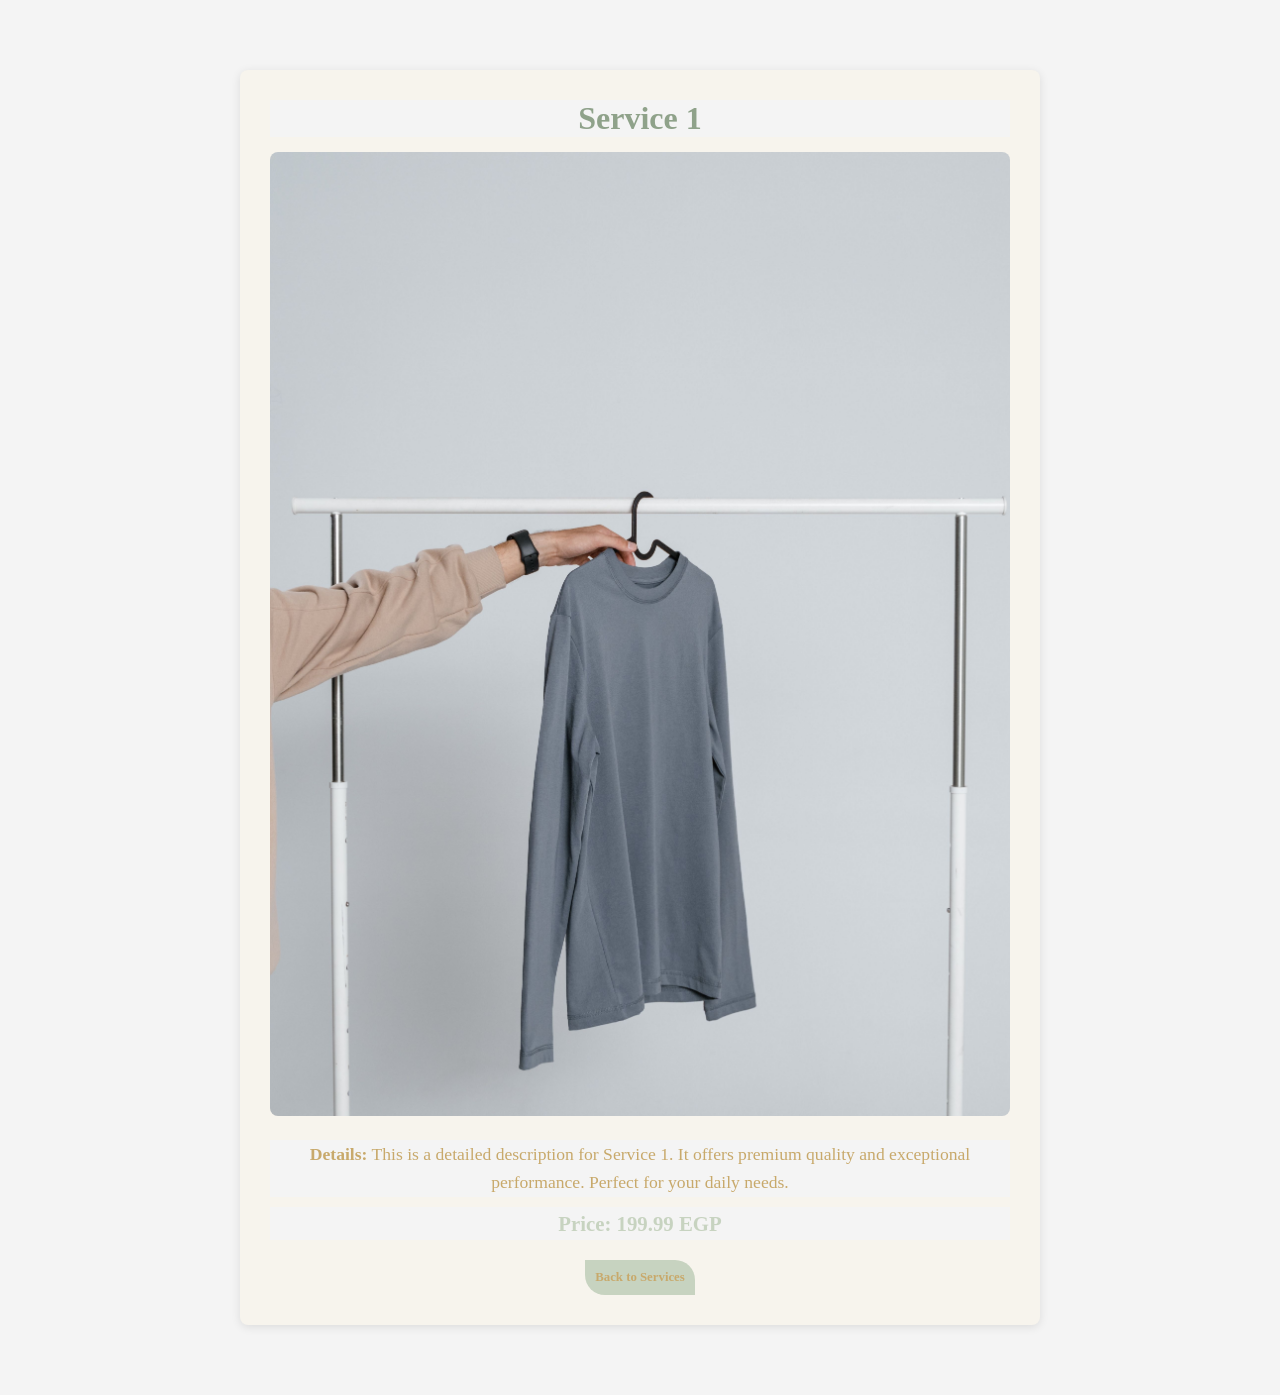
<file: items/item1.html>
<!DOCTYPE html>
<html lang="en">
<head>
    <meta charset="UTF-8">
    <meta name="viewport" content="width=device-width, initial-scale=1.0">
    <title>Service 1 Details</title>
    <link rel="stylesheet" href="../style.css"> <!-- Link to the main style.css -->
    <link rel="stylesheet" href="item-details.css"> <!-- Link to the unified item details style -->
</head>
<body>
    <div class="item-detail-container">
        <h1>Service 1</h1>
        <img src="../img/Untitled design_10.png" alt="Service 1">
        <p><strong>Details:</strong> This is a detailed description for Service 1. It offers premium quality and exceptional performance. Perfect for your daily needs.</p>
        <p class="price"><strong>Price:</strong> 199.99 EGP</p>
        <a href="../index.html" class="back-button">Back to Services</a>
    </div>
</body>
</html>
</file>
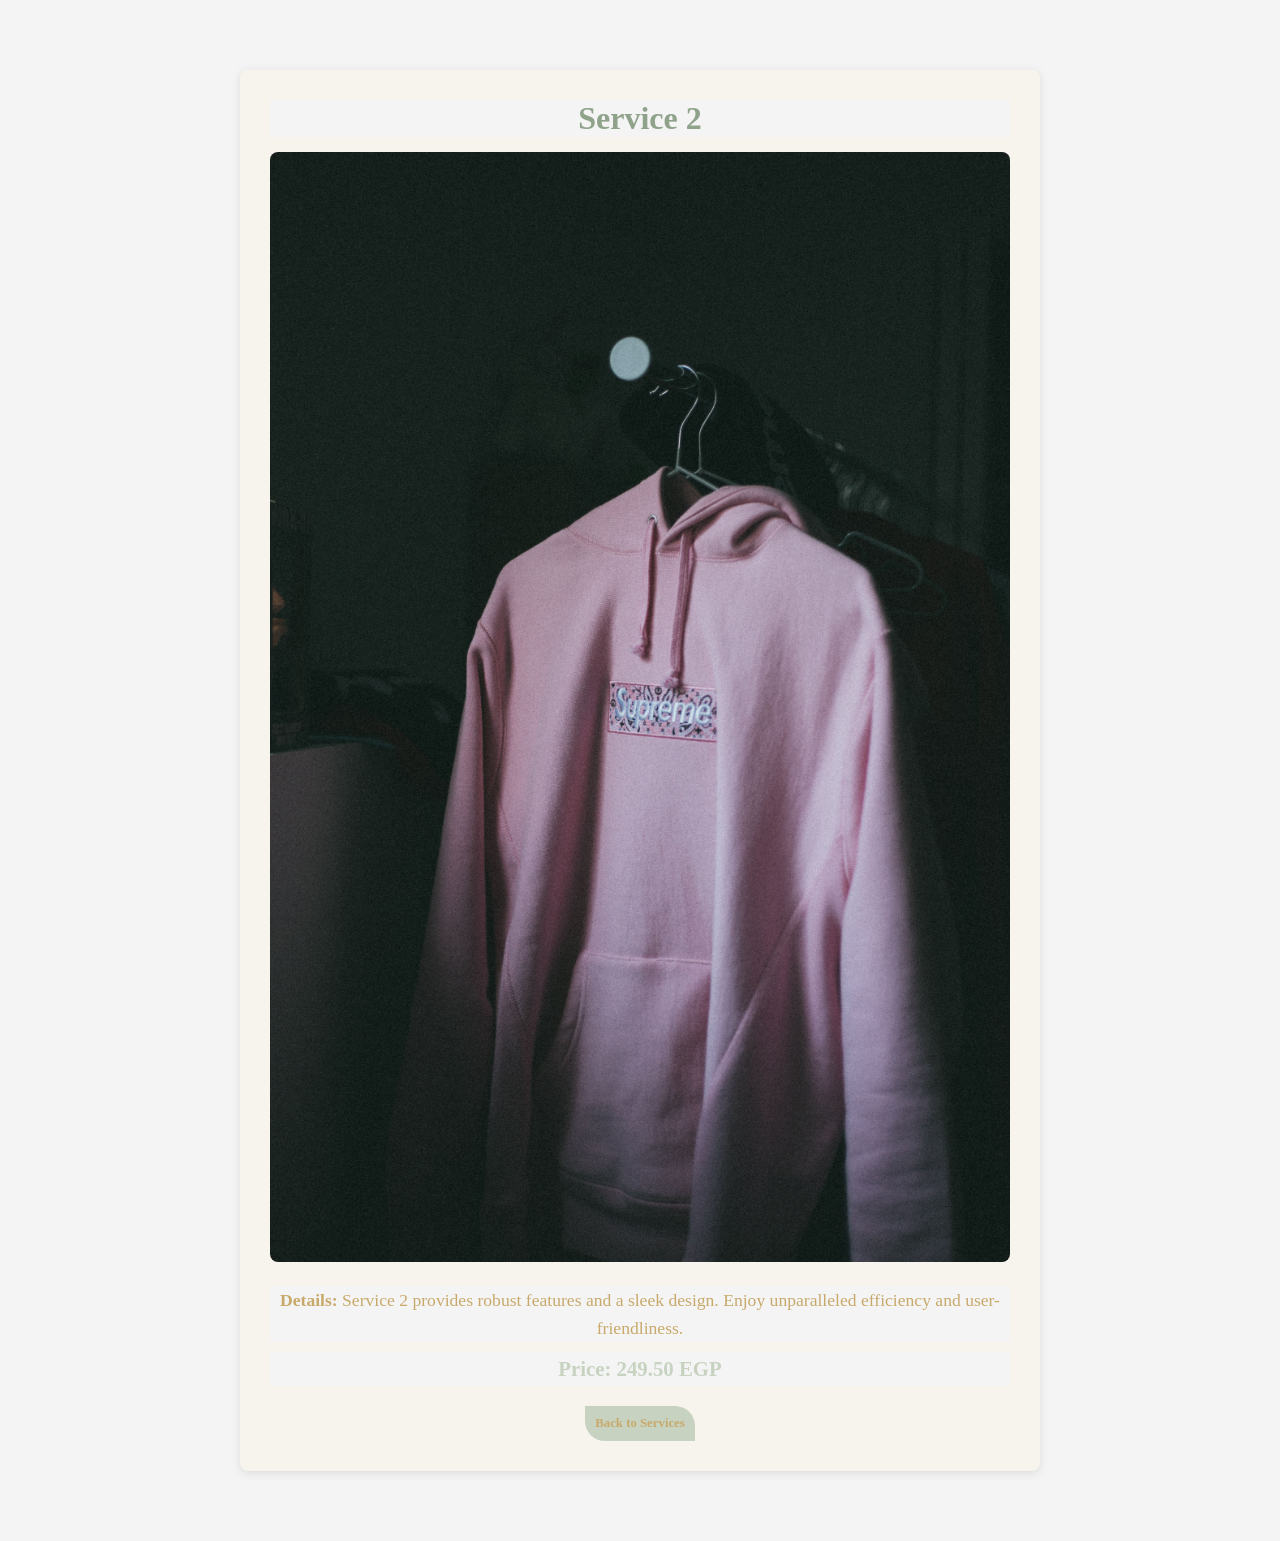
<file: items/item2.html>
<!DOCTYPE html>
<html lang="en">
<head>
    <meta charset="UTF-8">
    <meta name="viewport" content="width=device-width, initial-scale=1.0">
    <title>Service 2 Details</title>
    <link rel="stylesheet" href="../style.css"> <!-- Link to the main style.css -->
    <link rel="stylesheet" href="item-details.css"> <!-- Link to the unified item details style -->
</head>
<body>
    <div class="item-detail-container">
        <h1>Service 2</h1>
        <img src="../img/pexels-introspectivedsgn-9367503_2.jpg" alt="Service 2">
        <p><strong>Details:</strong> Service 2 provides robust features and a sleek design. Enjoy unparalleled efficiency and user-friendliness.</p>
        <p class="price"><strong>Price:</strong> 249.50 EGP</p>
        <a href="../index.html" class="back-button">Back to Services</a>
    </div>
</body>
</html>
</file>
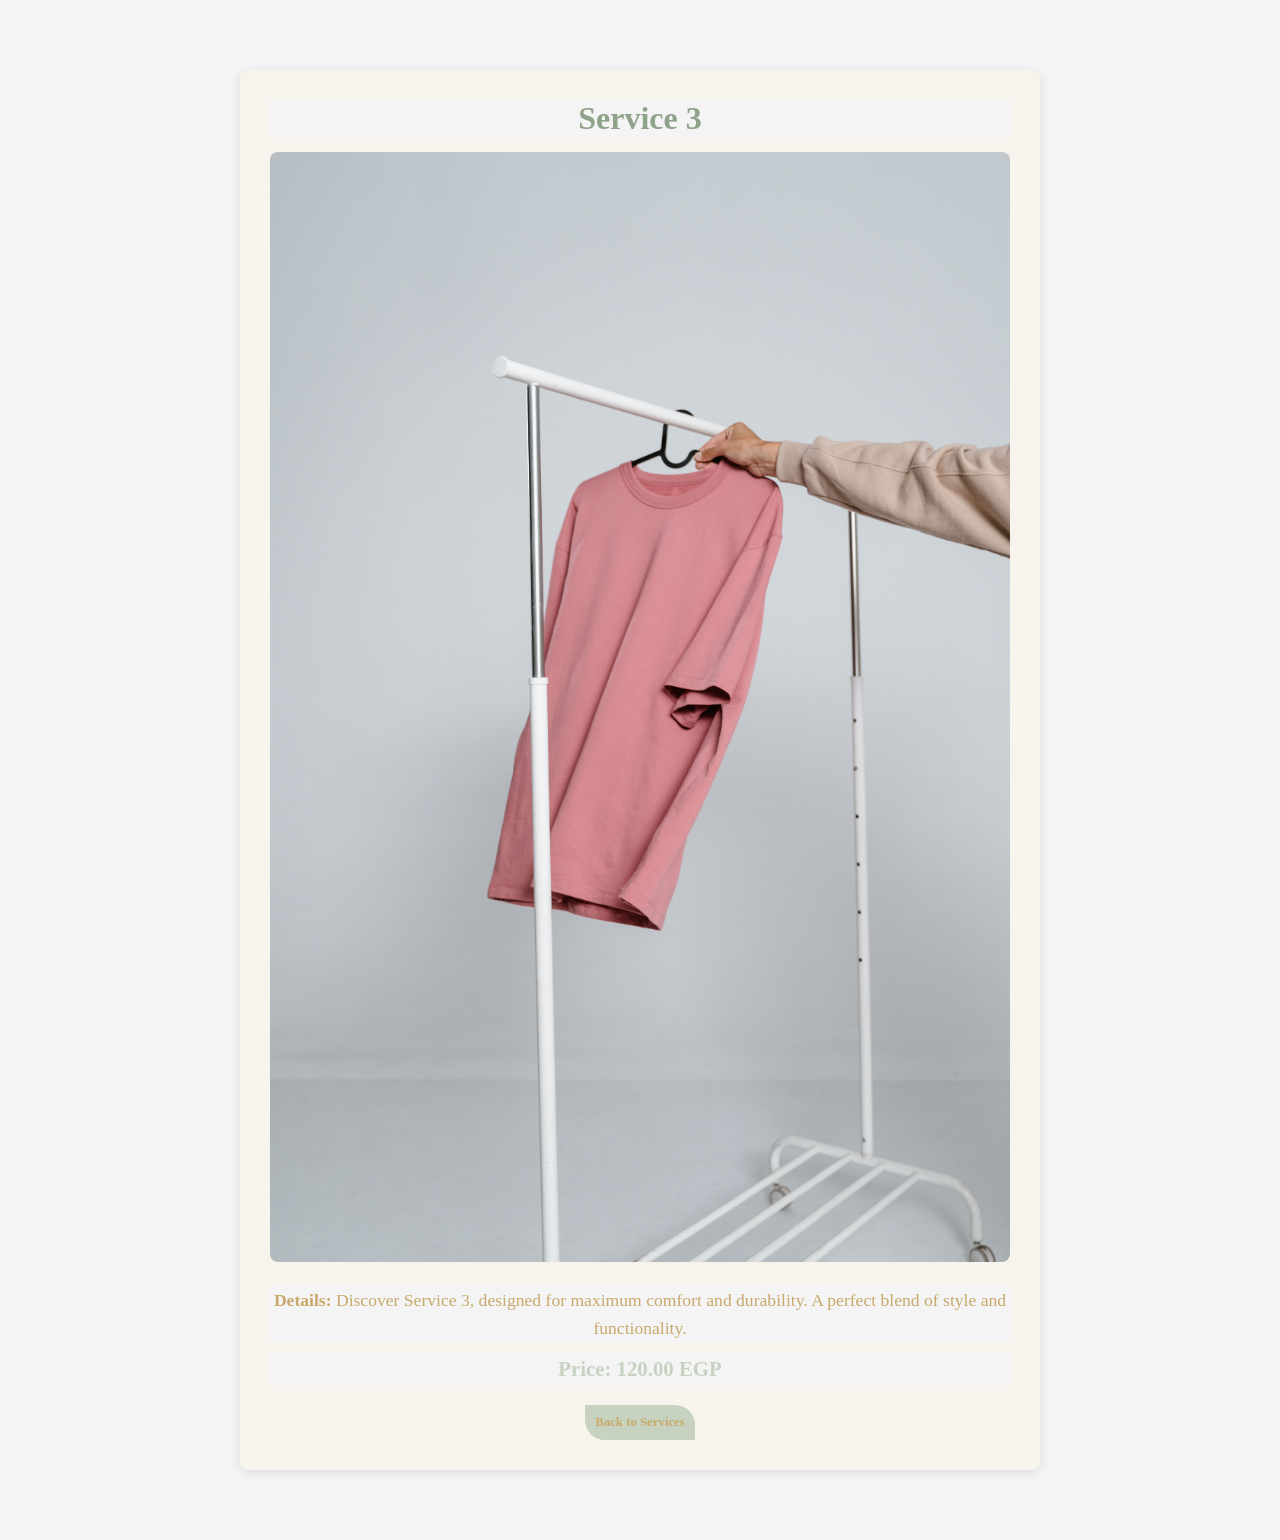
<file: items/item3.html>
<!DOCTYPE html>
<html lang="en">
<head>
    <meta charset="UTF-8">
    <meta name="viewport" content="width=device-width, initial-scale=1.0">
    <title>Service 3 Details</title>
    <link rel="stylesheet" href="../style.css"> <!-- Link to the main style.css -->
    <link rel="stylesheet" href="item-details.css"> <!-- Link to the unified item details style -->
</head>
<body>
    <div class="item-detail-container">
        <h1>Service 3</h1>
        <img src="../img/pexels-mart-production-9558711_3.jpg" alt="Service 3">
        <p><strong>Details:</strong> Discover Service 3, designed for maximum comfort and durability. A perfect blend of style and functionality.</p>
        <p class="price"><strong>Price:</strong> 120.00 EGP</p>
        <a href="../index.html" class="back-button">Back to Services</a>
    </div>
</body>
</html>
</file>
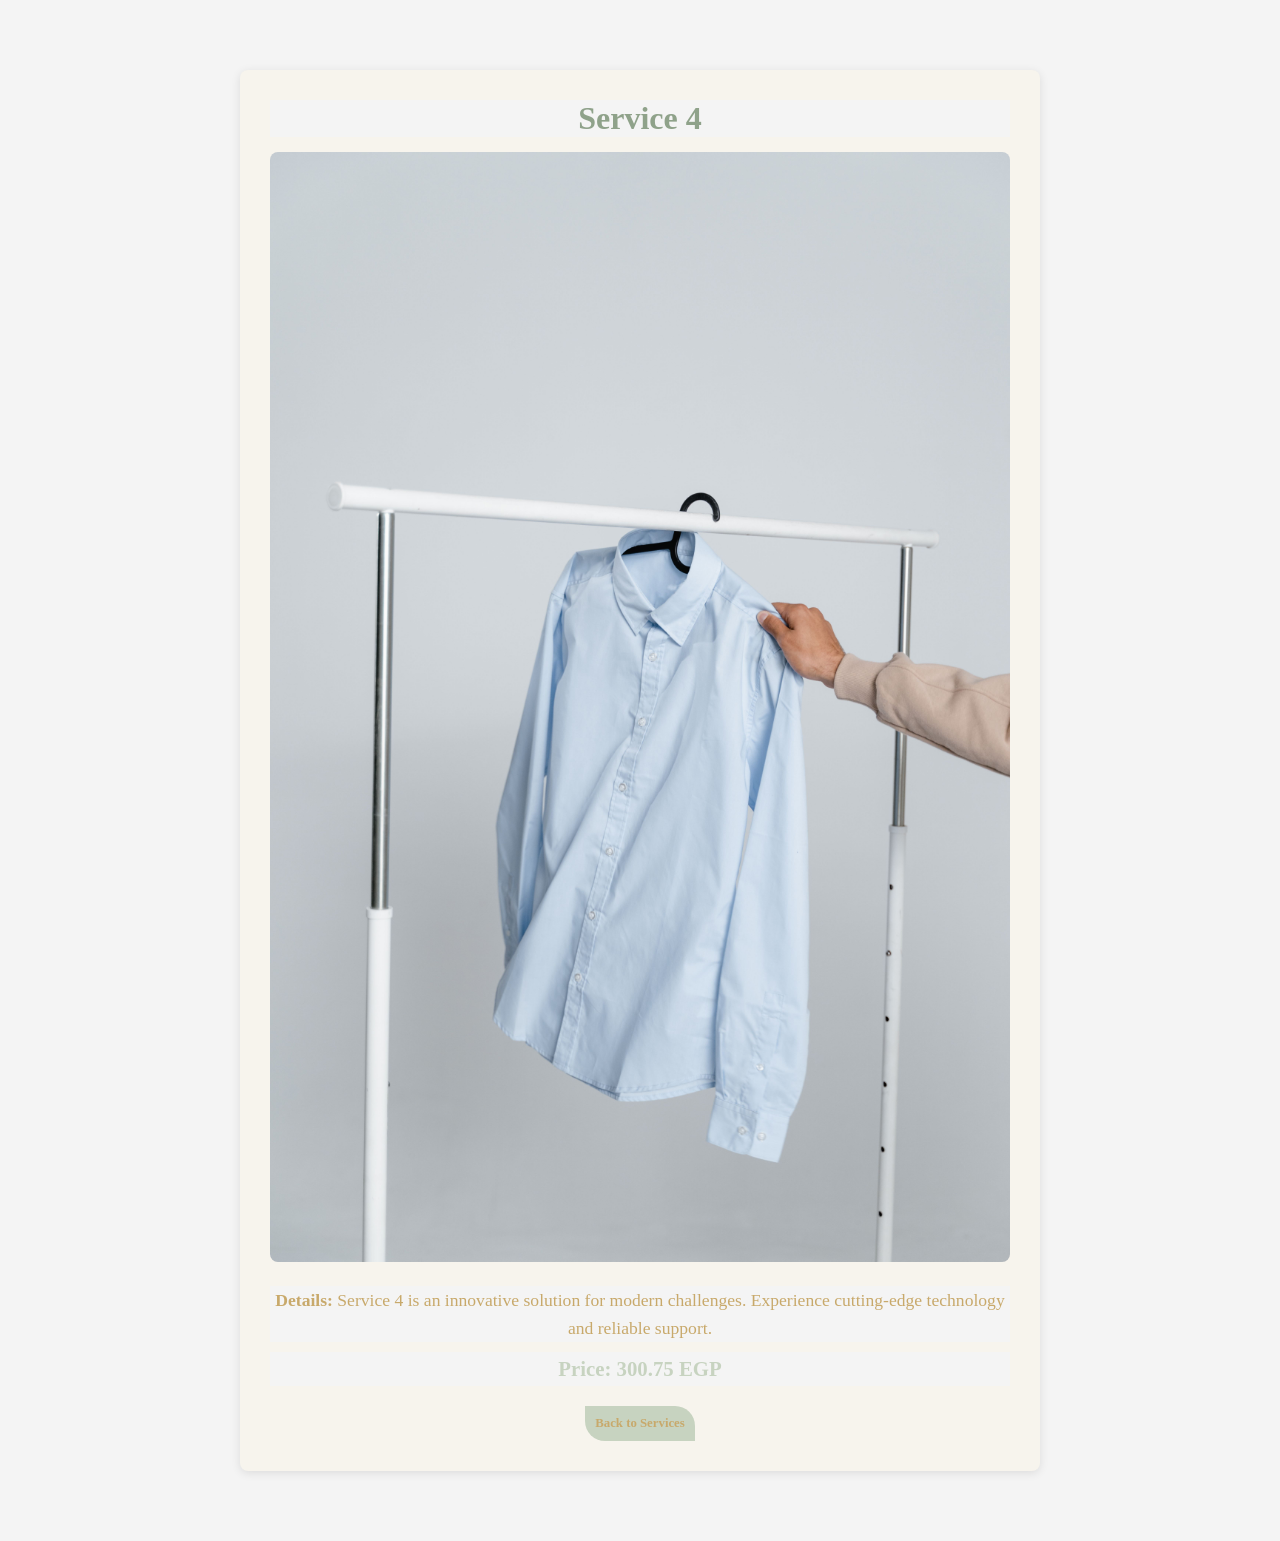
<file: items/item4.html>
<!DOCTYPE html>
<html lang="en">
<head>
    <meta charset="UTF-8">
    <meta name="viewport" content="width=device-width, initial-scale=1.0">
    <title>Service 4 Details</title>
    <link rel="stylesheet" href="../style.css"> <!-- Link to the main style.css -->
    <link rel="stylesheet" href="item-details.css"> <!-- Link to the unified item details style -->
</head>
<body>
    <div class="item-detail-container">
        <h1>Service 4</h1>
        <img src="../img/pexels-mart-production-9558723_4.jpg" alt="Service 4">
        <p><strong>Details:</strong> Service 4 is an innovative solution for modern challenges. Experience cutting-edge technology and reliable support.</p>
        <p class="price"><strong>Price:</strong> 300.75 EGP</p>
        <a href="../index.html" class="back-button">Back to Services</a>
    </div>
</body>
</html>
</file>
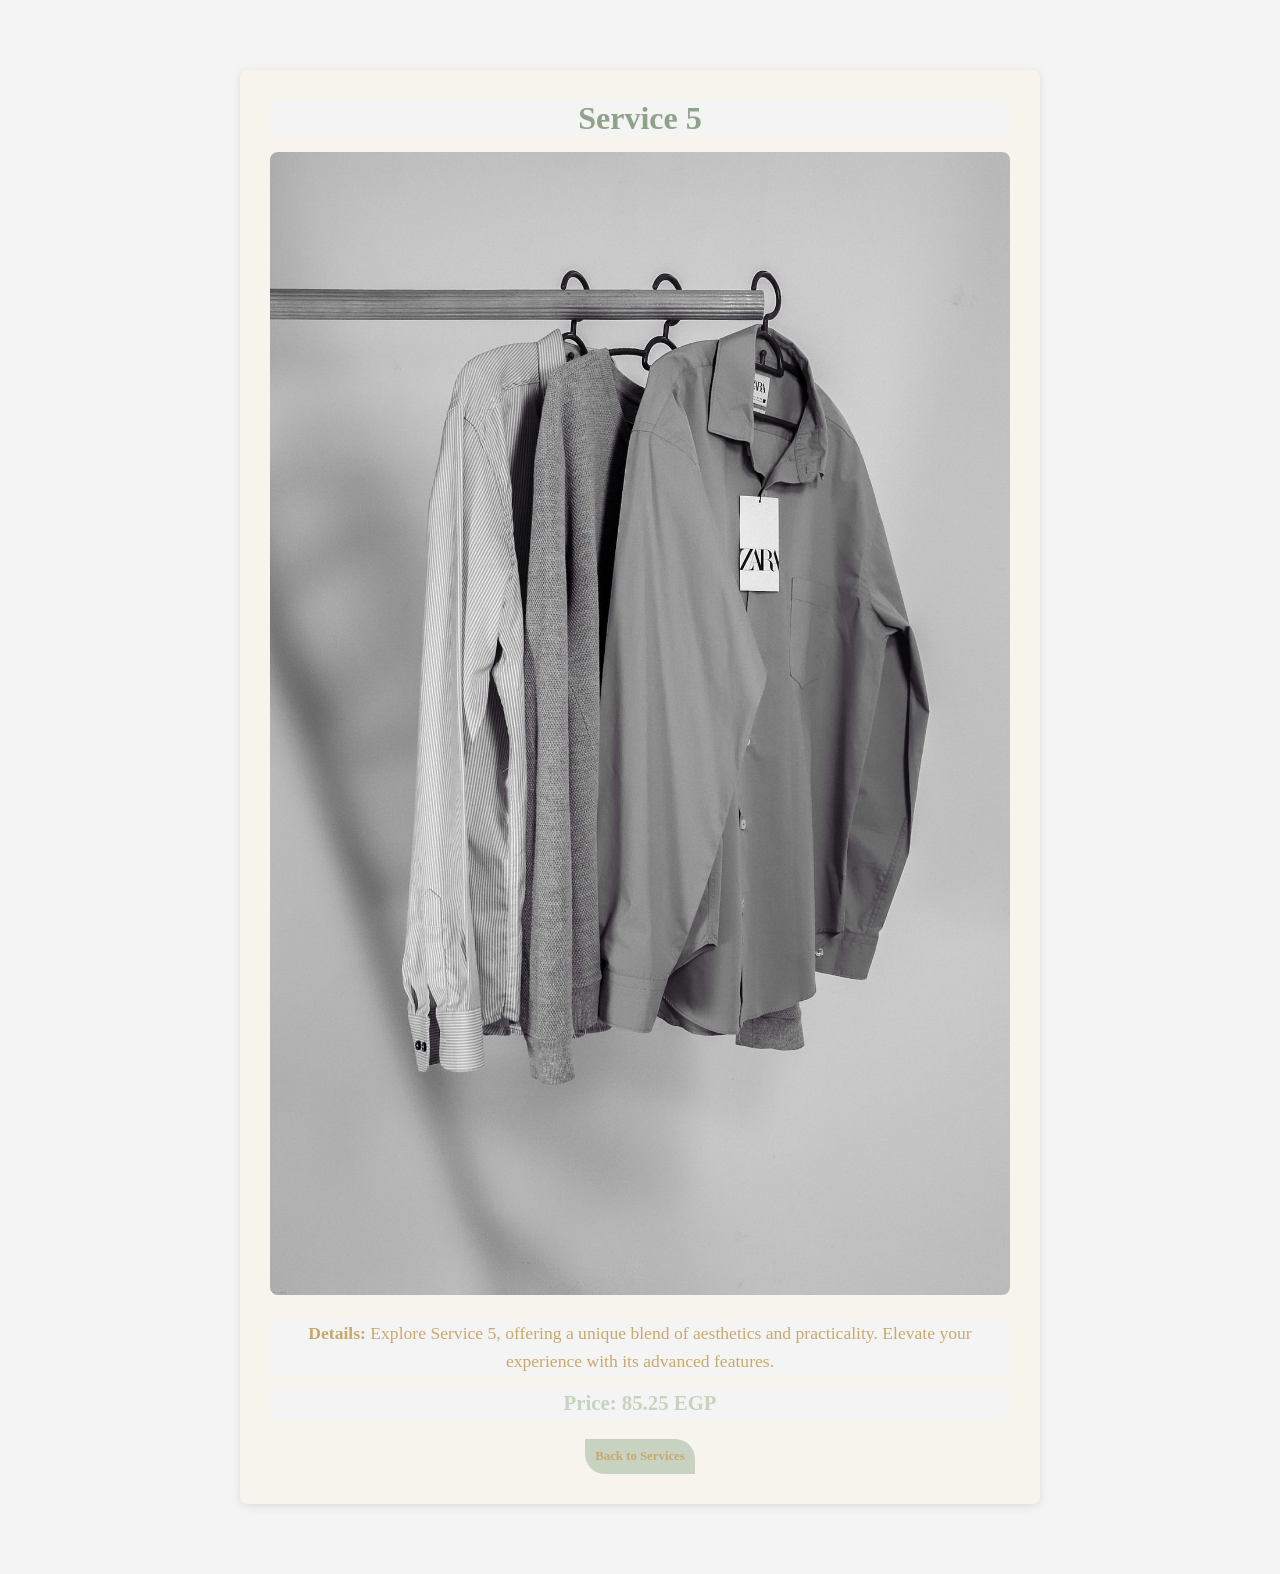
<file: items/item5.html>
<!DOCTYPE html>
<html lang="en">
<head>
    <meta charset="UTF-8">
    <meta name="viewport" content="width=device-width, initial-scale=1.0">
    <title>Service 5 Details</title>
    <link rel="stylesheet" href="../style.css"> <!-- Link to the main style.css -->
    <link rel="stylesheet" href="item-details.css"> <!-- Link to the unified item details style -->
</head>
<body>
    <div class="item-detail-container">
        <h1>Service 5</h1>
        <img src="../img/pexels-mohamed-72152375-8531904_5.jpg" alt="Service 5">
        <p><strong>Details:</strong> Explore Service 5, offering a unique blend of aesthetics and practicality. Elevate your experience with its advanced features.</p>
        <p class="price"><strong>Price:</strong> 85.25 EGP</p>
        <a href="../index.html" class="back-button">Back to Services</a>
    </div>
</body>
</html>
</file>
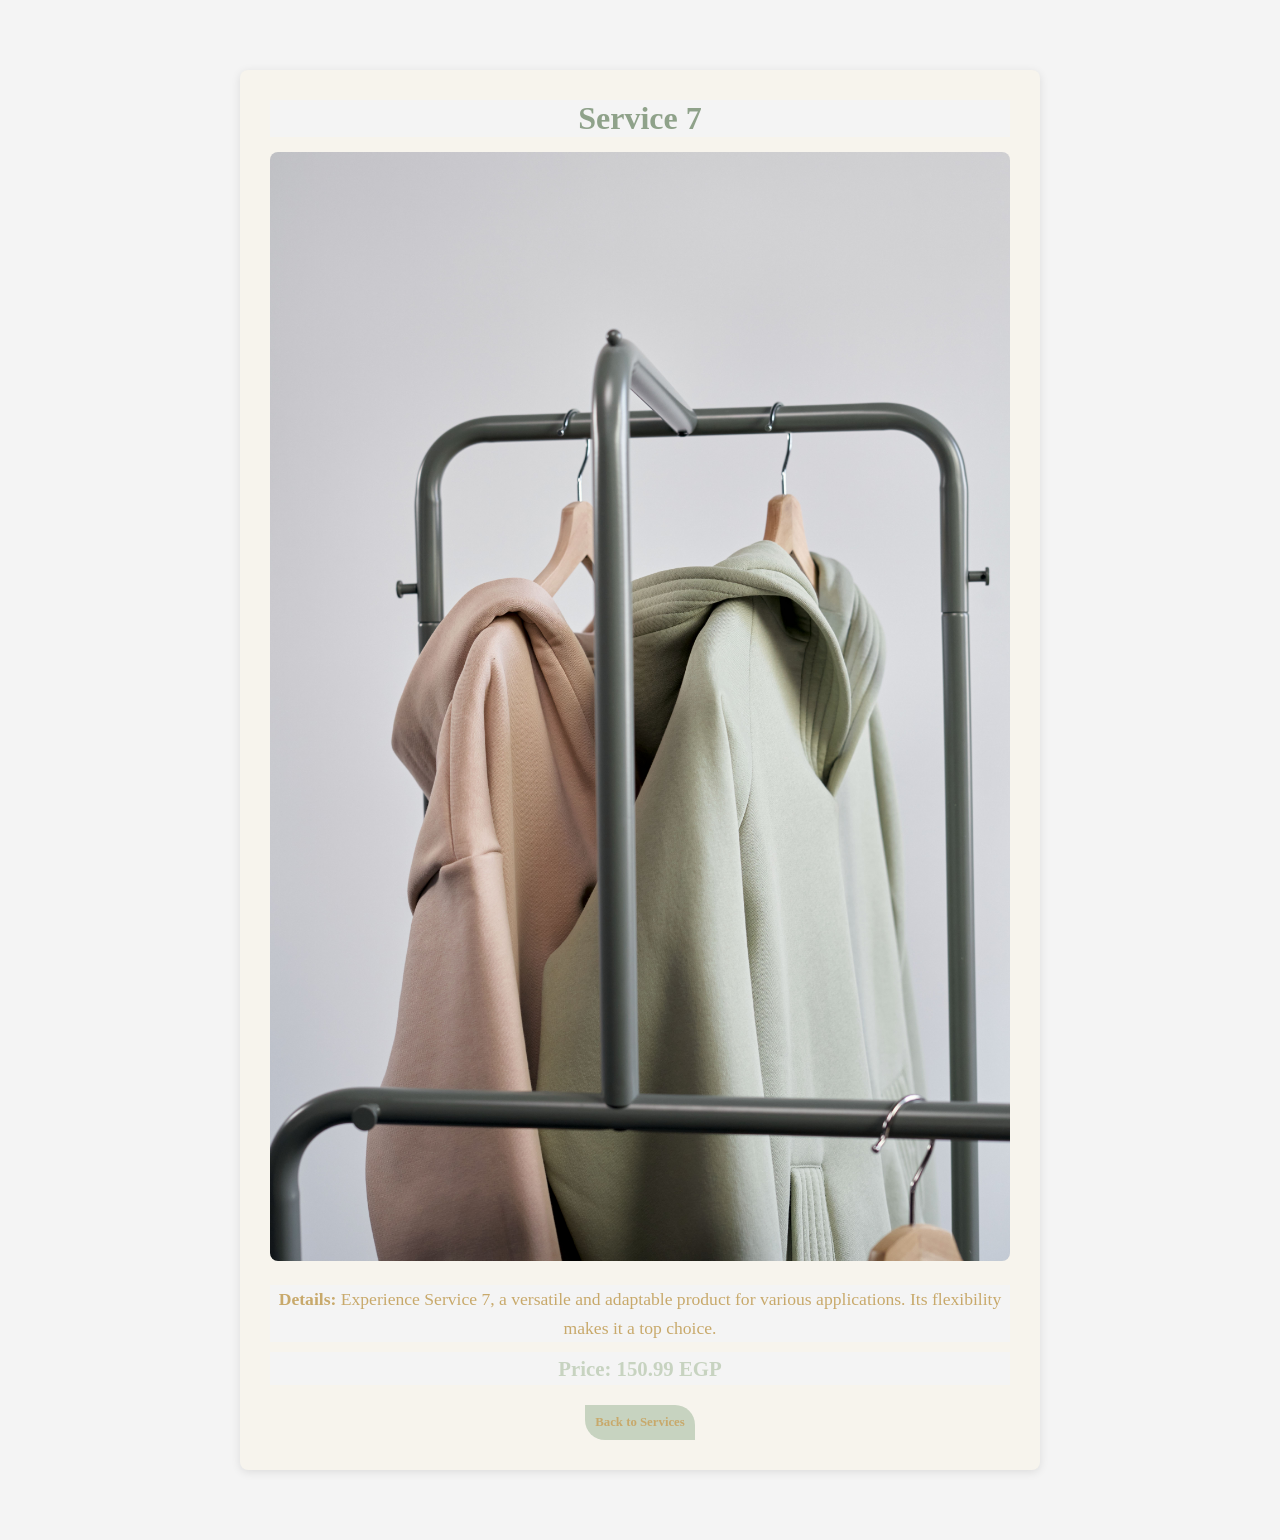
<file: items/item7.html>
<!DOCTYPE html>
<html lang="en">
<head>
    <meta charset="UTF-8">
    <meta name="viewport" content="width=device-width, initial-scale=1.0">
    <title>Service 7 Details</title>
    <link rel="stylesheet" href="../style.css"> <!-- Link to the main style.css -->
    <link rel="stylesheet" href="item-details.css"> <!-- Link to the unified item details style -->
</head>
<body>
    <div class="item-detail-container">
        <h1>Service 7</h1>
        <img src="../img/pexels-ron-lach-9594679_7.jpg" alt="Service 7">
        <p><strong>Details:</strong> Experience Service 7, a versatile and adaptable product for various applications. Its flexibility makes it a top choice.</p>
        <p class="price"><strong>Price:</strong> 150.99 EGP</p>
        <a href="../index.html" class="back-button">Back to Services</a>
    </div>
</body>
</html>
</file>
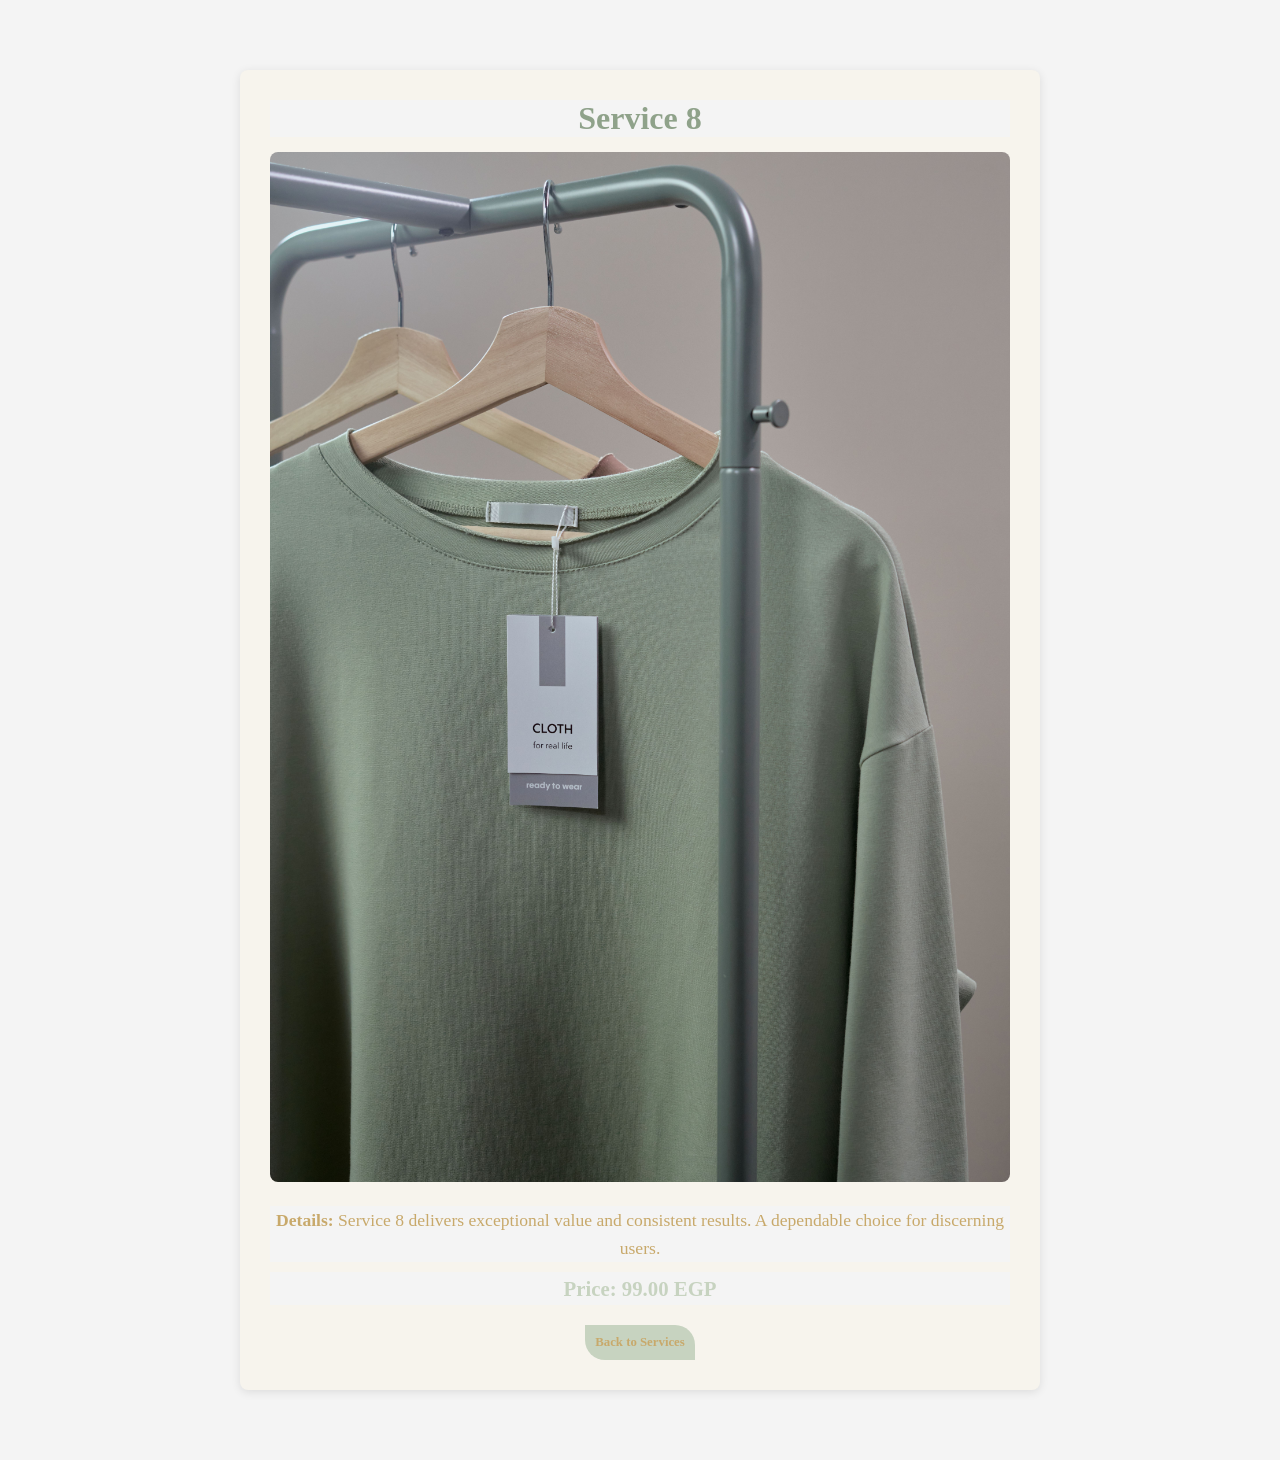
<file: items/item8.html>
<!DOCTYPE html>
<html lang="en">
<head>
    <meta charset="UTF-8">
    <meta name="viewport" content="width=device-width, initial-scale=1.0">
    <title>Service 8 Details</title>
    <link rel="stylesheet" href="../style.css"> <!-- Link to the main style.css -->
    <link rel="stylesheet" href="item-details.css"> <!-- Link to the unified item details style -->
</head>
<body>
    <div class="item-detail-container">
        <h1>Service 8</h1>
        <img src="../img/pexels-ron-lach-9594681_8.jpg" alt="Service 8">
        <p><strong>Details:</strong> Service 8 delivers exceptional value and consistent results. A dependable choice for discerning users.</p>
        <p class="price"><strong>Price:</strong> 99.00 EGP</p>
        <a href="../index.html" class="back-button">Back to Services</a>
    </div>
</body>
</html>
</file>
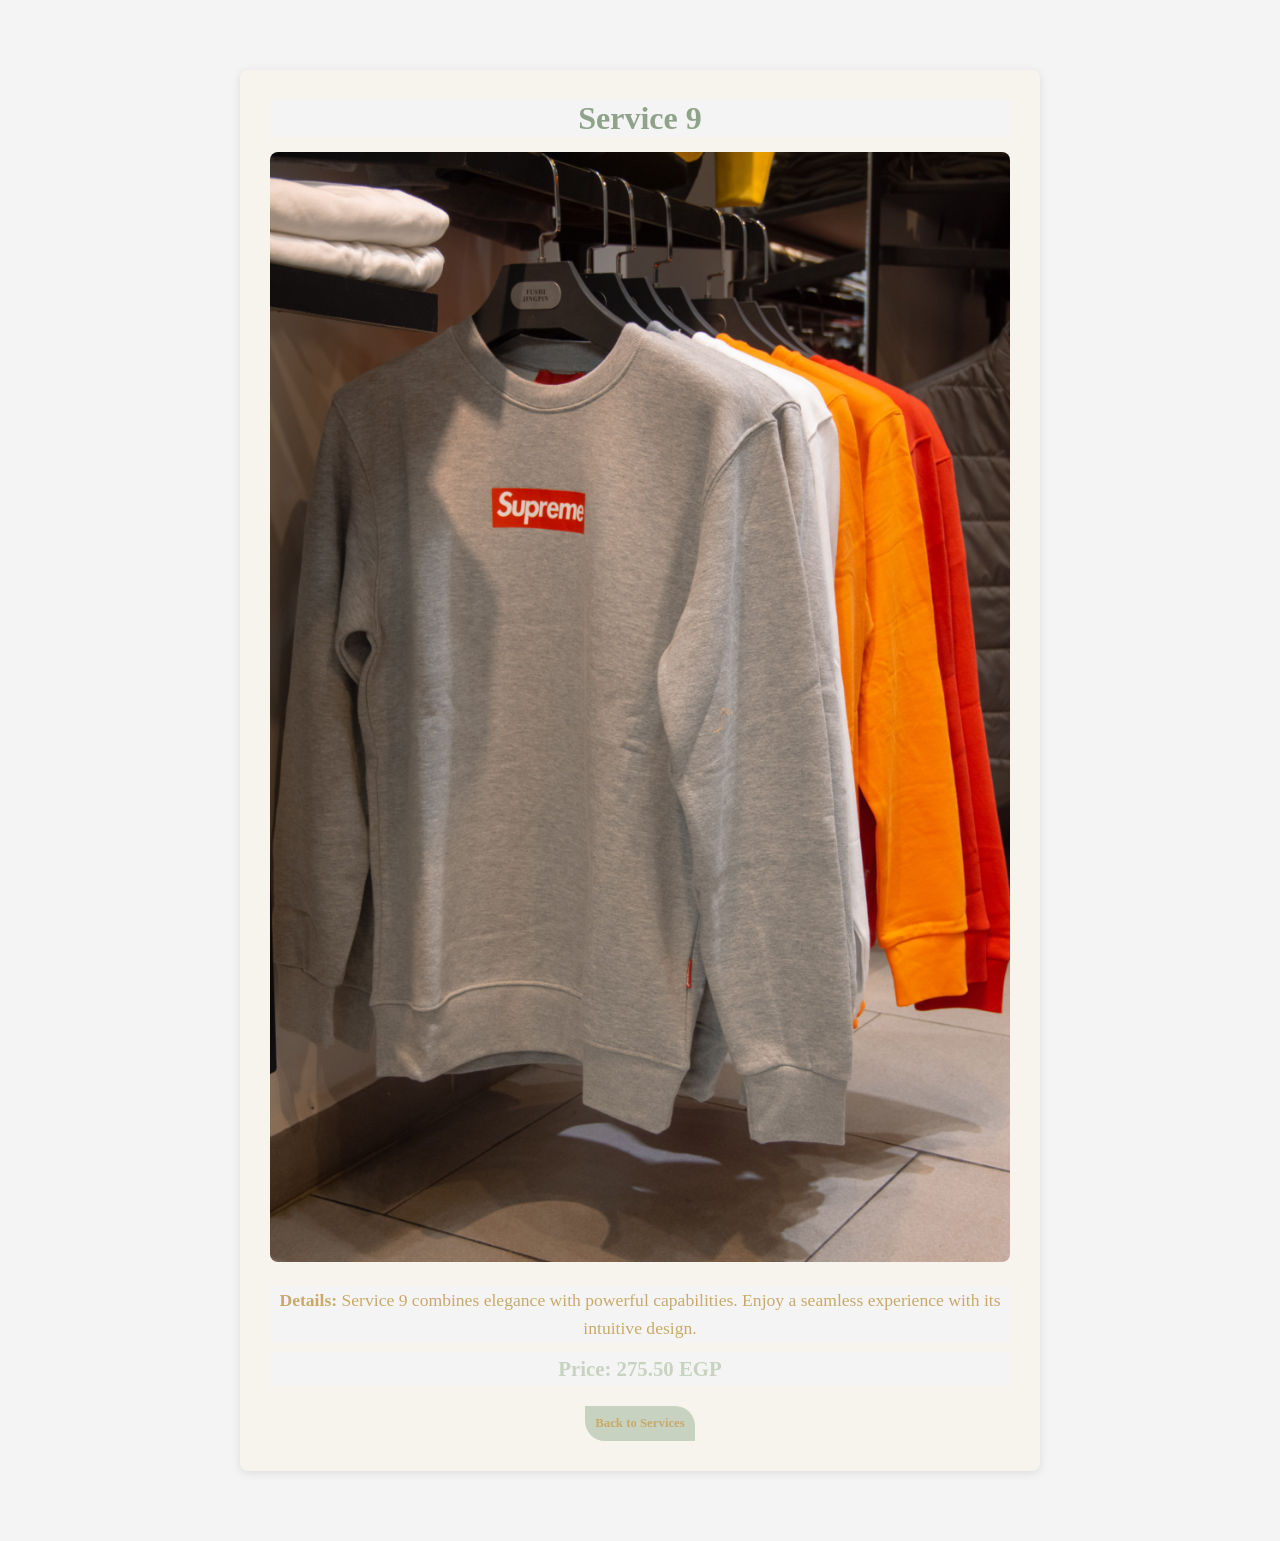
<file: items/item9.html>
<!DOCTYPE html>
<html lang="en">
<head>
    <meta charset="UTF-8">
    <meta name="viewport" content="width=device-width, initial-scale=1.0">
    <title>Service 9 Details</title>
    <link rel="stylesheet" href="../style.css"> <!-- Link to the main style.css -->
    <link rel="stylesheet" href="item-details.css"> <!-- Link to the unified item details style -->
</head>
<body>
    <div class="item-detail-container">
        <h1>Service 9</h1>
        <img src="../img/pexels-vvs-440853-5734462_9.jpg" alt="Service 9">
        <p><strong>Details:</strong> Service 9 combines elegance with powerful capabilities. Enjoy a seamless experience with its intuitive design.</p>
        <p class="price"><strong>Price:</strong> 275.50 EGP</p>
        <a href="../index.html" class="back-button">Back to Services</a>
    </div>
</body>
</html>
</file>
<file: style.css>
*{
    margin: 0;
    padding: 0;
    box-sizing: border-box;
    font-family: cursive;
    background-color: var(--backgroundColor);

}
:root{
    --mainColor:rgb(143, 162, 138);
    --secondColor:rgb(199, 211, 192);
    --hoverColor:rgb(247, 244, 237);
    --thiredColor:rgb(200, 169, 107);
    --backColor: #f4f4f4;
}

.header{
    width: 100%;
    height: 100vh;
    background-image: url('./img/pexels-rachel-claire-5864245.jpg');
    background-size: cover;
    background-position: center;
}
.header .overlay{
    width: 100%;
    height: 100vh;
    background-color:rgba(196, 212, 229, 0.423);
    display: flex;
    justify-content: center;
    align-items: center;
    flex-direction: column;
    font-size: 18px;
    text-align: center;
}
.header .overlay h1{
    color: var(--thiredColor);
    font-size:2.5em ;
    margin-bottom: 20px;
}
.header .overlay .name{
    color: var(--mainColor);
}
.header .overlay a{
    background-color: var(--hoverColor);
    color: var(--mainColor);
    font-size: 1.5em;
    font-weight: bold;
    text-decoration: none;
    padding: 15px 20px;
    border-radius: 0 20px;
    transition: all 2s;
}
.header .overlay a:hover{
    background-color: var(--secondColor);
    color: var(--thiredColor);
    scale: 1.2;
}
@media screen and (max-width:1024px){
.header .overlay{
    font-size: 14px;
}
}
@media screen and (max-width:790px){
.header .overlay{
    font-size: 12px;
}
}

/* about */

.about{
    width: 100%;
    font-size: 20px;
    margin: 200px 0px 200px 0px;
    padding: 18px;
    position: relative;
}
.about .p {
    margin: 10px;
    padding: 18px;
    width: 60%;
}
.about .p h2{
    font-size: 1.5em;
    padding: 5px;
    color: var(--mainColor);
    font-weight: bold;
}
.about .p p{
    margin: 10px;
    padding-left: 30px;
    font-size: .9em;
}
.about .aimg img{
    background-size: cover;
    background-position: center;
    width: 30%;
    display: inline-block;
    position: absolute;
    top: 50px;
    right: 60px;
    border-radius: 0 30px;
}
@media screen and (max-width:1024px){

.about{
    font-size: 15px;
    margin: 100px 0px 50px 0px;

    }
.about .p h2{
    font-size: 1.3em;
    }
.about .p p{
    font-size: .9em;
}

}

@media screen and (max-width:790px){
    .about .aimg img{
    top: 50px;
    right: 100px;
}
}

@media screen and (max-width:880px){
    .about .aimg img{
    top: 60px;
    right: 70px;
}
}
@media screen and (max-width:690px){
    .about .aimg img{
    top: 90px;
    right: 50px;
}
}
/* Servies */

.servies{
    width: 100%;
    font-size: 20px;
    margin: 50px auto;
    padding: 18px;
    
}
.servies h2{
    font-size: 1.5em;
    padding: 10px;
    color: var(--secondColor);
    font-weight: bold;
    text-align: center;
    margin-bottom: 100px;
}
.servies .servies-item{
    display: grid;
    grid-template-columns: repeat(3, 30%);
    grid-template-rows: repeat(3,30%);
    grid-template-areas: "s1 s2 s3" 
                         "s4 s5 s6"
                         "s7 s8 s9";
    justify-content: space-evenly;
    align-content: space-evenly;
    gap: 20px;
}
.servies img{
    width: 100%;
    height: 450px;
}
.servies .servies-item .s1{
    grid-area: s1;
    position: relative;
}
.servies .servies-item .d{
    position: absolute;
    bottom: 10px;
    left: 10px;
    text-decoration: none;
    background-color: var(--secondColor);
    color: var(--thiredColor);
    font-size: .8em;
    padding: 10px;
    transition: all 2s;
    border-radius: 0 20px;
    font-weight: bold;   
}
.servies .servies-item .d:hover{
    background-color: var(--hoverColor);
    color: var(--mainColor);
    scale: 1.1;
}
.servies .servies-item .p{
    position: absolute;
    bottom: 10px;
    right: 10px;
    text-decoration: none;
    background-color: var(--secondColor);
    color: var(--thiredColor);
    font-size: .8em;
    padding: 10px;
    transition: all 2s;
    border-radius: 0 20px;
    font-weight: bold;
}
.servies .servies-item .p:hover{
    background-color: var(--hoverColor);
    color: var(--mainColor);
    scale: 1.1;
}

.servies .servies-item .s2{
    grid-area: s2;
    position: relative;
}
.servies .servies-item .s3{
    grid-area: s3;
    position: relative;
}
.servies .servies-item .s4{
    grid-area: s4;
    position: relative;
}
.servies .servies-item .s5{
    grid-area: s5;
    position: relative;
}
.servies .servies-item .s6{
    grid-area: s6;
    position: relative;
}
.servies .servies-item .s7{
    grid-area: s7;
    position: relative;
}
.servies .servies-item .s8{
    grid-area: s8;
    position: relative;
}
.servies .servies-item .s9{
    grid-area: s9;
    position: relative;
}

@media screen and (max-width:1024px){

.servies{
    font-size: 18px;
}

.servies .servies-item .d{
    position: absolute;
    bottom: 10px;
    left: 15px; 
}
.servies .servies-item .p{
    bottom: 10px;
    right: 15px;
}
    
}

@media screen and (max-width:945px){
    .servies .servies-item .d{
    bottom: 10px;
    left: 10px; 
    padding: 8px ;

}
.servies .servies-item .p{
    bottom: 10px;
    right: 10px;
    padding: 8px ;
}
    
}

@media screen and (max-width:780px){
    .servies{
        font-size: 15px;
    }
    .servies .servies-item{
    grid-template-columns: repeat(3, 30%);
    grid-template-rows: repeat(3,29%);
    gap: 30px 10px;
}
.servies h2{
    margin-bottom: 0px;
}
.servies img {
    height: 300px;
}
}

@media screen and (max-width:680px){
    .servies{
        font-size: 15px;
    }
    .servies .servies-item{
    display: grid;
    grid-template-columns: repeat(2, 45%);
    grid-template-rows: repeat(4,17%);
    grid-template-areas: "s1 s2" 
                         "s3 s4"
                         "s5 s6"
                         "s7 s8"
                         "s9 s9";
    gap: 30px 10px;
}
.servies h2{
    margin-bottom: 0px;
}
.servies img {
    height: 330px;
}
}

@media screen and (max-width:460px){
    .servies{
        font-size: 15px;
    }
    .servies .servies-item{
    display: grid;
    grid-template-columns: repeat(1, 70%);
    grid-template-rows: repeat(5,10%);
    grid-template-areas: "s1" 
                         "s2"
                         "s3"
                         "s4"
                         "s5"
                         "s6"
                         "s7"
                         "s8"
                         "s9";
    gap: 30px 0 ;
}
.servies h2{
    margin-bottom: 0px;
}
.servies img {
    height: 330px;
}
    .servies .servies-item .d{
    bottom: 20px;
    left: 10px; 
    padding: 8px ;

}
.servies .servies-item .p{
    bottom: 20px;
    right: 10px;
    padding: 8px ;
}
   
}
/* contact */

.contact{
    margin-top: 100px;
    width: 100%;
    font-size: 20px;
    padding: 18px;
    background-color: var(--secondColor);
    
}
.contact .items{
    margin: 10px auto;
    justify-content: space-evenly;
    align-items: center;
    display: flex;
    flex-direction: column;
}
.contact .items h2{
    font-size: 1.5em;
    padding: 10px;
    text-align: center;
    color: var(--thiredColor);
    font-weight: bold;
    justify-content: space-evenly;
    align-items: center;
}
.contact .items ol{
    text-align: center;
    color: var(--hoverColor);
    justify-content: space-evenly;
    align-items: center;
    list-style-type: none;
}

@media screen and (max-width:1024px) {
    .contact{
    font-size: 15px;
    margin-top: 50px;
}
}
</file>
<file: items/item-details.css>
*{
    margin: 0;
    padding: 0;
    box-sizing: border-box;
    font-family: cursive;
}
:root{
    --mainColor:rgb(143, 162, 138);
    --secondColor:rgb(199, 211, 192);
    --hoverColor:rgb(247, 244, 237);
    --thiredColor:rgb(200, 169, 107);
    --backgroundColor: #f4f4f4;
}

body {
    font-family: Arial, sans-serif;
    margin: 0;
    padding: 20px;
    background-color: #f4f4f4;
    color: var(--thiredColor);
}
.item-detail-container {
    max-width: 800px;
    margin: 50px auto;
    background-color: var(--hoverColor);
    padding: 30px;
    border-radius: 8px;
    box-shadow: 0 2px 10px rgba(0, 0, 0, 0.1);
    text-align: center;
}
.item-detail-container img {
    max-width: 100%;
    height: auto;
    border-radius: 8px;
    margin-bottom: 20px;
}
.item-detail-container h1 {
    color: var(--mainColor);
    margin-bottom: 15px;
}
.item-detail-container p {
    font-size: 1.1em;
    line-height: 1.6;
    margin-bottom: 10px;
}
.item-detail-container .price {
    font-size: 1.3em;
    font-weight: bold;
    color: var(--secondColor);
    margin-bottom: 20px;
}
.back-button {
    display: inline-block;
    text-decoration: none;
    background-color: var(--secondColor);
    color: var(--thiredColor);
    font-size: .8em;
    padding: 10px;
    transition: all 2s;
    border-radius: 0 20px;
    font-weight: bold;
    transition: all 0.3s ease;
}
.back-button:hover {
    background-color: var(--thiredColor);
    color: var(--hoverColor);
    scale: 1.1;
}
</file>
